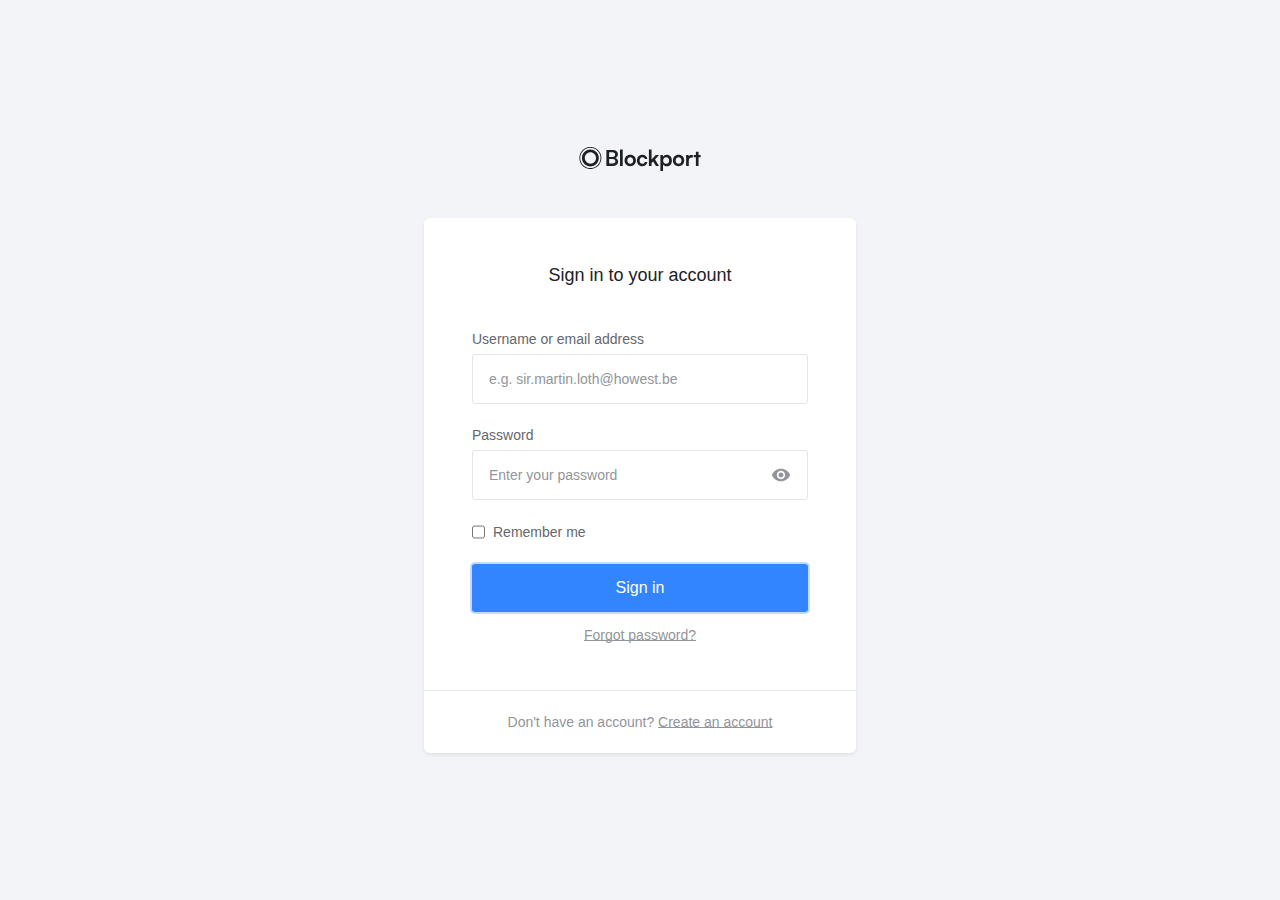
<file: index.html>
<!DOCTYPE html>
<html lang="en">

<head>
    <meta charset="UTF-8">
    <meta name="viewport" content="width=device-width, initial-scale=1.0">
    <title>Login Form</title>
    <link rel="stylesheet" href="css/screen.css">
</head>

<body>
    <div class="c-login" data-node-id="2001:20">
        <div class="c-login__container" data-node-id="2065:112">

            <!-- Logo -->
            <div class="c-logo" data-node-id="2001:31">
                <svg width="122" height="24" viewBox="0 0 122 24" fill="none" xmlns="http://www.w3.org/2000/svg">
                    <path class="c-logo__path" d="M11.3615 19.4025C9.70039 19.4137 8.07354 18.9281 6.68804 18.0076C5.30254 17.0871 4.22106 15.7733 3.58126 14.2335C2.94147 12.6936 2.7723 10.9974 3.0953 9.36064C3.41829 7.72391 4.21883 6.22074 5.39502 5.04247C6.57144 3.86365 8.06851 3.06041 9.69806 2.7337C11.3276 2.40698 13.017 2.57138 14.5538 3.20622C16.0906 3.84106 17.4063 4.91802 18.3356 6.30175C19.2649 7.68548 19.7662 9.31424 19.7766 10.9833C19.7696 13.2199 18.8797 15.3623 17.3021 16.9407C15.7245 18.519 13.5881 19.4044 11.3615 19.4025ZM11.3615 5.33833C10.2499 5.34437 9.16508 5.68098 8.24377 6.30568C7.32247 6.93038 6.60601 7.81518 6.18479 8.84845C5.76358 9.88172 5.65648 11.0172 5.87702 12.1115C6.09756 13.2058 6.63584 14.21 7.42396 14.9974C8.21207 15.7848 9.21471 16.3201 10.3054 16.5357C11.396 16.7513 12.5258 16.6376 13.5522 16.2089C14.5786 15.7803 15.4556 15.0559 16.0725 14.1271C16.6894 13.1983 17.0187 12.1068 17.0187 10.9902C17.0091 9.48894 16.4091 8.05232 15.3493 6.99359C14.2896 5.93485 12.8562 5.33986 11.3615 5.33833Z" fill="currentColor" />
                    <path class="c-logo__path"
                        d="M21.2699 15.7309C21.2895 15.6895 21.3131 15.654 21.3327 15.6126C21.9578 14.2944 22.3119 12.8631 22.3739 11.4043C22.436 9.94558 22.2046 8.48923 21.6937 7.1223C21.1827 5.75537 20.4027 4.50592 19.4003 3.44859C18.3978 2.39127 17.1934 1.54777 15.8591 0.968489V0.95271C15.7492 0.9034 15.6372 0.867897 15.5263 0.823518C15.381 0.762374 15.2317 0.705174 15.0855 0.652906C14.8891 0.579927 14.6927 0.515824 14.4816 0.455666C14.3383 0.412273 14.195 0.372825 14.0506 0.33535C13.8353 0.280122 13.6203 0.232456 13.4056 0.192351C13.274 0.166709 13.1424 0.145013 13.0128 0.125289C12.7897 0.0917583 12.5665 0.0651309 12.3433 0.0454069C12.2215 0.0355449 12.0978 0.0256829 11.9751 0.0197657C11.7421 0.00793135 11.5097 0.00201416 11.278 0.00201416C11.1543 0.00201416 11.0306 0.00201416 10.9078 0.0118762C10.682 0.0217381 10.4572 0.0375173 10.2353 0.0611861C10.0998 0.0749929 9.96628 0.0927445 9.83178 0.112468C9.63541 0.142054 9.4204 0.175585 9.21814 0.217006C9.06498 0.248564 8.91084 0.282095 8.75767 0.315626C8.60451 0.349156 8.40127 0.406356 8.22651 0.458624C8.05175 0.510893 7.87895 0.57401 7.70615 0.634168C7.53335 0.694326 7.41161 0.74265 7.26335 0.800836C7.06699 0.877759 6.88143 0.961586 6.69292 1.04837C6.56921 1.10557 6.44747 1.16474 6.3267 1.22687C6.13034 1.32549 5.93398 1.43891 5.73762 1.55331C5.63158 1.61642 5.52751 1.68053 5.42245 1.75055C5.22609 1.88204 5.03464 2.01353 4.84809 2.14503C4.7486 2.21866 4.65042 2.29328 4.55355 2.36889C4.37159 2.50893 4.19257 2.65621 4.0165 2.81071C3.91832 2.89947 3.82013 2.99118 3.72195 3.08389C3.56486 3.23576 3.41137 3.3929 3.26148 3.55529C3.1633 3.66574 3.06512 3.77718 2.96694 3.89158C2.83145 4.05233 2.69989 4.21802 2.57421 4.38468C2.47603 4.50993 2.38963 4.63814 2.30127 4.77916C2.23451 4.87778 2.15989 4.9764 2.09509 5.07009C2.03029 5.16378 1.99691 5.24465 1.94585 5.33143C1.87432 5.44797 1.80878 5.56812 1.74949 5.6914C1.62971 5.90935 1.51582 6.12927 1.41077 6.35117C1.37501 6.38833 1.34814 6.43318 1.33222 6.48233C1.31848 6.52769 1.29098 6.59476 1.26742 6.649C1.16269 6.8916 1.06779 7.13585 0.982695 7.38174C0.94735 7.48497 0.914623 7.58852 0.884514 7.6924C0.809896 7.93237 0.744442 8.17268 0.688151 8.41331C0.659351 8.53231 0.632515 8.65164 0.607642 8.7713C0.561824 8.99681 0.523207 9.22199 0.491788 9.44684C0.472152 9.58393 0.45448 9.72002 0.440734 9.8571C0.419134 10.0672 0.405389 10.2753 0.395571 10.4853C0.395571 10.6362 0.383789 10.7812 0.383789 10.937C0.383789 11.1342 0.383789 11.3315 0.399498 11.5287C0.399498 11.6835 0.417171 11.8394 0.430916 11.9942C0.448589 12.1914 0.476079 12.3887 0.50357 12.5859C0.517316 12.7269 0.550697 12.8818 0.570334 13.0356C0.607642 13.2329 0.654769 13.4301 0.70386 13.6273C0.74706 13.7723 0.772587 13.9084 0.81186 14.0494C0.870768 14.2467 0.939495 14.4538 1.00822 14.655C1.05339 14.7822 1.09855 14.9104 1.14764 15.0356C1.22815 15.2329 1.31848 15.44 1.41077 15.6392C1.46575 15.7575 1.52073 15.8749 1.57964 15.9913C1.67782 16.1885 1.78778 16.3857 1.89873 16.5672C1.96745 16.6855 2.03618 16.8009 2.10883 16.9153C2.22076 17.0899 2.34054 17.2615 2.46327 17.4301C2.55163 17.5544 2.64196 17.6757 2.73621 17.796C2.83047 17.9163 2.9797 18.0919 3.10636 18.2319C3.23301 18.3719 3.34003 18.4972 3.46472 18.6264C3.58941 18.7556 3.69839 18.8581 3.82112 18.9725C3.94384 19.0869 4.12253 19.2516 4.28159 19.3848C4.39155 19.4775 4.50544 19.5672 4.62228 19.656C4.80097 19.795 4.9826 19.9292 5.17111 20.0505C5.2202 20.084 5.2634 20.1215 5.31249 20.155C6.52422 20.9669 7.88516 21.5275 9.31548 21.804C10.7458 22.0805 12.2167 22.0673 13.6419 21.7652C15.067 21.4631 16.4178 20.8781 17.6149 20.0446C18.812 19.2111 19.8313 18.1459 20.6131 16.9114H20.6248C20.6622 16.8522 20.6916 16.7891 20.7289 16.7289C20.8094 16.5978 20.884 16.4597 20.9606 16.3226C21.0667 16.1244 21.1737 15.9291 21.2699 15.7309ZM7.20641 20.228C6.65761 19.9795 6.1319 19.6825 5.63551 19.3404C5.46074 19.2201 5.29089 19.0948 5.12595 18.9656C5.02187 18.8848 4.9178 18.8029 4.81667 18.7181C4.6694 18.5938 4.52999 18.4647 4.39155 18.3355C4.25311 18.2063 4.17162 18.1274 4.06461 18.0169C3.95759 17.9065 3.84075 17.7753 3.73374 17.653C3.62672 17.5307 3.50595 17.3897 3.39697 17.2585C3.28799 17.1274 3.2281 17.0347 3.14563 16.9203C3.03272 16.7674 2.91785 16.6096 2.81967 16.4479C2.7529 16.3414 2.69007 16.2358 2.6233 16.1274C2.52512 15.9528 2.42694 15.7753 2.32876 15.5968C2.27378 15.4903 2.22469 15.3828 2.17363 15.2743C2.09705 15.0771 2.01458 14.8976 1.93996 14.7082C1.8948 14.5938 1.85553 14.4784 1.81429 14.364C1.74753 14.1776 1.68469 13.9903 1.62971 13.7999C1.5924 13.6727 1.56098 13.5465 1.53153 13.4212C1.48636 13.2368 1.44317 13.0514 1.40782 12.867C1.38229 12.722 1.36069 12.5938 1.33517 12.4587C1.30768 12.2762 1.28411 12.0928 1.26644 11.9084C1.25269 11.7693 1.24484 11.6293 1.23698 11.4902C1.23698 11.3039 1.22128 11.1165 1.22128 10.9301C1.22128 10.795 1.22128 10.6589 1.23306 10.5257C1.23693 10.3279 1.25069 10.1304 1.27429 9.93403C1.28608 9.81174 1.30375 9.68846 1.31946 9.56617C1.34891 9.35414 1.38426 9.14211 1.42746 8.93205C1.44906 8.82554 1.47262 8.72002 1.49815 8.61548C1.55313 8.38865 1.61858 8.16347 1.69451 7.93993C1.72331 7.84854 1.75342 7.75683 1.78484 7.66478C1.86469 7.4327 1.95305 7.20258 2.04993 6.97444C2.0892 6.88174 2.12847 6.792 2.17167 6.70127C2.26675 6.4895 2.37259 6.28278 2.4888 6.08193C2.54967 5.97345 2.60858 5.86595 2.67338 5.75747C2.77941 5.58094 2.89134 5.40934 3.00818 5.2407C3.08868 5.12302 3.17116 5.00698 3.25559 4.89258C3.37472 4.73413 3.4981 4.57962 3.62574 4.42906C3.71344 4.3219 3.80181 4.22328 3.89083 4.1332C4.03221 3.98133 4.17653 3.83143 4.3238 3.6835C4.4102 3.6 4.49857 3.51814 4.58889 3.43793C4.7486 3.29526 4.91224 3.15785 5.0798 3.0257C5.16751 2.95601 5.25653 2.89026 5.34685 2.82846C5.52096 2.69697 5.69867 2.57501 5.87998 2.46258C5.97554 2.40078 6.07176 2.34194 6.16863 2.28605C6.34798 2.1802 6.53027 2.07928 6.7155 1.98329C6.82546 1.92675 6.93706 1.87251 7.0503 1.82057C7.22441 1.73904 7.40015 1.66244 7.57753 1.59078C7.70844 1.53687 7.84426 1.48592 7.98499 1.43792C8.14142 1.38335 8.3008 1.33207 8.46313 1.28407C8.62545 1.23608 8.78909 1.19236 8.95403 1.15291C9.09411 1.11872 9.23516 1.08585 9.3772 1.05429C9.56439 1.01616 9.75323 0.983282 9.9437 0.955669C10.0668 0.938575 10.1908 0.922796 10.3158 0.908331C10.5233 0.887292 10.7311 0.872171 10.9393 0.862966H11.278C11.4933 0.862966 11.709 0.868226 11.925 0.878745L12.2618 0.902414C12.4745 0.920823 12.6862 0.946464 12.897 0.979338C13.0161 0.997747 13.1356 1.01813 13.2554 1.04048C13.4563 1.07861 13.6569 1.12299 13.8572 1.17362C13.9868 1.20715 14.1164 1.24265 14.2499 1.2821C14.4384 1.33864 14.6266 1.40012 14.8145 1.46652C14.948 1.51583 15.0796 1.56514 15.2072 1.62135C16.487 2.13456 17.6475 2.90753 18.6162 3.89191C19.5849 4.87628 20.341 6.05088 20.8371 7.3422C21.3331 8.63353 21.5586 10.0138 21.4993 11.3966C21.4399 12.7795 21.0971 14.1352 20.4923 15.3788C20.402 15.5761 20.2959 15.7487 20.1978 15.9291C20.129 16.0514 20.0623 16.1747 19.9896 16.295C18.6896 18.3891 16.6795 19.9405 14.3302 20.6629C11.9809 21.3853 9.45077 21.2302 7.20641 20.226V20.228Z"
                        fill="currentColor" />
                    <path class="c-logo__path2"
                        d="M87.7852 7.76178C90.865 7.76178 92.8235 9.98384 92.8896 13.3936C92.9336 16.7815 91.0194 19.246 87.8076 19.2462C86.1796 19.2462 84.7054 18.5859 84.0234 17.4639V23.9981H81.4053V8.09186H83.8252L83.9795 9.74225C84.6395 8.48829 86.1352 7.76182 87.7852 7.76178ZM63.3799 7.76178C66.1079 7.76178 68.0656 9.47833 68.3516 12.0303H65.8223C65.5143 10.7545 64.5242 10.1379 63.3584 10.1378C61.6864 10.1378 60.6299 11.392 60.6299 13.504C60.6299 15.594 61.6639 16.8477 63.3359 16.8477C64.5239 16.8477 65.5143 16.2096 65.8223 14.9776H68.374C68.044 17.5295 65.976 19.2461 63.1602 19.2462C60.1022 19.2462 57.9463 16.914 57.9463 13.504C57.9463 10.094 60.1899 7.76179 63.3799 7.76178ZM51.2354 7.78424C54.6453 7.7843 56.8896 10.16 56.8896 13.504C56.8896 16.8479 54.6453 19.2236 51.2354 19.2237C47.8254 19.2237 45.5811 16.848 45.5811 13.504C45.5811 10.16 47.8254 7.78424 51.2354 7.78424ZM99.5771 7.78424C102.987 7.78441 105.23 10.1601 105.23 13.504C105.23 16.8479 102.987 19.2235 99.5771 19.2237C96.1671 19.2237 93.9229 16.848 93.9229 13.504C93.9229 10.16 96.1672 7.78424 99.5771 7.78424ZM33.7422 2.90045C37.0639 2.90059 38.9335 4.68207 38.9336 7.25592C38.9336 9.12591 37.9657 10.3577 36.4697 10.9297C38.0317 11.5677 39.1093 12.8 39.1094 14.7579C39.1094 17.4419 37.0196 18.96 33.8076 18.96H27.3838V2.90045H33.7422ZM43.7188 18.96H41.0342V2.59186H43.7188V18.96ZM72.5625 12.4922L76.7646 8.09186H80.1309L76.0166 12.4258L80.043 18.96H76.9629L74.1465 14.4063L72.5625 16.0342V18.96H69.8789V2.59186H72.5625V12.4922ZM109.72 9.36823C110.38 8.04825 112.249 7.67394 113.899 8.04791V10.3799H112.844C110.908 10.3799 109.785 11.5679 109.785 13.6797V18.96H107.102V8.11432H109.565L109.72 9.36823ZM119.548 8.09186H121.616V10.3135H119.548V18.96H116.886V10.3135H114.796V8.09186H116.886V4.70416H119.548V8.09186ZM51.2354 10.1817C49.4534 10.1817 48.2871 11.546 48.2871 13.504C48.2871 15.44 49.4534 16.8262 51.2354 16.8262C53.0173 16.8262 54.1836 15.4399 54.1836 13.504C54.1836 11.546 53.0173 10.1818 51.2354 10.1817ZM87.1914 10.2042C85.3214 10.2042 84.1338 11.5684 84.1338 13.5264C84.134 15.4842 85.3215 16.8262 87.1914 16.8262C89.0612 16.8262 90.1834 15.4622 90.1836 13.5264C90.1836 11.5905 89.0613 10.2042 87.1914 10.2042ZM99.5771 10.1817C97.7952 10.1817 96.6289 11.546 96.6289 13.504C96.6289 15.44 97.7952 16.8262 99.5771 16.8262C101.359 16.826 102.524 15.4398 102.524 13.504C102.524 11.5461 101.359 10.1819 99.5771 10.1817ZM30.1562 16.5616H33.8516C35.3696 16.5616 36.3594 15.704 36.3594 14.296C36.3593 12.866 35.2815 12.0079 33.8516 12.0079H30.1562V16.5616ZM30.1562 9.89557H33.6533C35.3473 9.89557 36.1621 8.83994 36.1621 7.62994C36.1621 6.44197 35.3473 5.29791 33.6533 5.29791H30.1562V9.89557Z"
                        fill="#currentColor" />
                </svg>

            </div>

            <!-- Form -->
            <div class="c-form" data-node-id="2010:38">
                <div class="c-form__content" data-node-id="2010:45">

                    <!-- Title -->
                    <h1 class="c-form__title" data-node-id="2008:34">Sign in to your account</h1>

                    <!-- Inputs Section -->
                    <div class="c-form__inputs" data-node-id="2010:43">

                        <!-- Username/Email Input -->
                        <div class="c-input" data-node-id="2010:57">
                            <label for="email" class="c-input__label" data-node-id="I2010:57;2010:36">Username or email address</label>
                            <div class="c-input__wrapper" data-node-id="I2010:57;2010:37">
                                <input type="email" id="email" class="c-input__field" placeholder="e.g. sir.martin.loth@howest.be" data-node-id="I2010:57;2010:44">
                            </div>
                        </div>

                        <!-- Password Input -->
                        <div class="c-input" data-node-id="2010:61">
                            <label for="password" class="c-input__label">Password</label>
                            <div class="c-input__wrapper">
                                <input type="password" id="password" class="c-input__field" placeholder="Enter your password" data-node-id="I2010:61;2010:44">
                                <button type="button" class="c-input__icon js-password-toggle" aria-label="Toggle password visibility" data-node-id="2013:98">
                                    <!-- Eye icon (visible) -->
                                    <svg class="c-input__icon-visible" width="20" height="20" viewBox="0 0 20 20" fill="none" xmlns="http://www.w3.org/2000/svg">
                                        <path d="M10 3.74802C5.83337 3.74802 2.27504 6.33968 0.833374 9.99802C2.27504 13.6563 5.83337 16.248 10 16.248C14.1667 16.248 17.725 13.6563 19.1667 9.99802C17.725 6.33968 14.1667 3.74802 10 3.74802ZM10 14.1647C7.70004 14.1647 5.83337 12.298 5.83337 9.99802C5.83337 7.69802 7.70004 5.83135 10 5.83135C12.3 5.83135 14.1667 7.69802 14.1667 9.99802C14.1667 12.298 12.3 14.1647 10 14.1647ZM10 7.49802C8.61671 7.49802 7.50004 8.61468 7.50004 9.99802C7.50004 11.3813 8.61671 12.498 10 12.498C11.3834 12.498 12.5 11.3813 12.5 9.99802C12.5 8.61468 11.3834 7.49802 10 7.49802Z" fill="currentColor" />
                                    </svg>
                                    <!-- Eye icon with slash (hidden) -->
                                    <svg class="c-input__icon-hidden" width="20" height="20" viewBox="0 0 20 20" fill="none" xmlns="http://www.w3.org/2000/svg">
                                        <path d="M10 3.74802C5.83337 3.74802 2.27504 6.33968 0.833374 9.99802C2.27504 13.6563 5.83337 16.248 10 16.248C14.1667 16.248 17.725 13.6563 19.1667 9.99802C17.725 6.33968 14.1667 3.74802 10 3.74802ZM10 14.1647C7.70004 14.1647 5.83337 12.298 5.83337 9.99802C5.83337 7.69802 7.70004 5.83135 10 5.83135C12.3 5.83135 14.1667 7.69802 14.1667 9.99802C14.1667 12.298 12.3 14.1647 10 14.1647ZM10 7.49802C8.61671 7.49802 7.50004 8.61468 7.50004 9.99802C7.50004 11.3813 8.61671 12.498 10 12.498C11.3834 12.498 12.5 11.3813 12.5 9.99802C12.5 8.61468 11.3834 7.49802 10 7.49802Z" fill="currentColor" />
                                        <!-- Diagonal slash line -->
                                        <line x1="3" y1="17" x2="17" y2="3" stroke="currentColor" stroke-width="2" stroke-linecap="round" />
                                    </svg>
                                </button>
                            </div>
                        </div>

                        <!-- Checkbox -->
                        <div class="c-checkbox" data-node-id="2013:154">
                            <div class="c-checkbox__wrapper" data-node-id="I2013:154;2059:82">
                                <input type="checkbox" id="remember" class="c-checkbox__input">
                            </div>
                            <label for="remember" class="c-checkbox__label" data-node-id="I2013:154;2028:208">Remember me</label>
                        </div>

                        <!-- Button and Forgot Password -->
                        <div class="c-form__actions" data-node-id="2013:85">
                            <button type="submit" class="c-button c-button--primary c-button--focused" data-node-id="2059:103">
                                <span class="c-button__text" data-node-id="2339:114">Sign in</span>
                            </button>
                            <a href="#" class="c-link" data-node-id="2013:72">Forgot password?</a>
                        </div>

                    </div>
                </div>

                <!-- Bottom Section -->
                <div class="c-form__footer" data-node-id="2013:78">
                    <p class="c-form__signup" data-node-id="2013:77">
                        Don't have an account? <a href="#" class="c-link">Create an account</a>
                    </p>
                </div>
            </div>

        </div>
    </div>

    <script>
        // Password visibility toggle functionality
        document.addEventListener('DOMContentLoaded', function () {
            const passwordToggle = document.querySelector('.js-password-toggle');
            const passwordField = document.querySelector('#password');
            const visibleIcon = document.querySelector('.c-input__icon-visible');
            const hiddenIcon = document.querySelector('.c-input__icon-hidden');

            if (passwordToggle && passwordField && visibleIcon && hiddenIcon) {
                passwordToggle.addEventListener('click', function () {
                    // Toggle password field type
                    if (passwordField.type === 'password') {
                        passwordField.type = 'text';
                        // Show crossed-out eye icon
                        visibleIcon.style.display = 'none';
                        hiddenIcon.style.display = 'block';
                        passwordToggle.setAttribute('aria-label', 'Hide password');
                    } else {
                        passwordField.type = 'password';
                        // Show normal eye icon
                        visibleIcon.style.display = 'block';
                        hiddenIcon.style.display = 'none';
                        passwordToggle.setAttribute('aria-label', 'Show password');
                    }
                });
            }
        });
    </script>
</body>

</html>
</file>
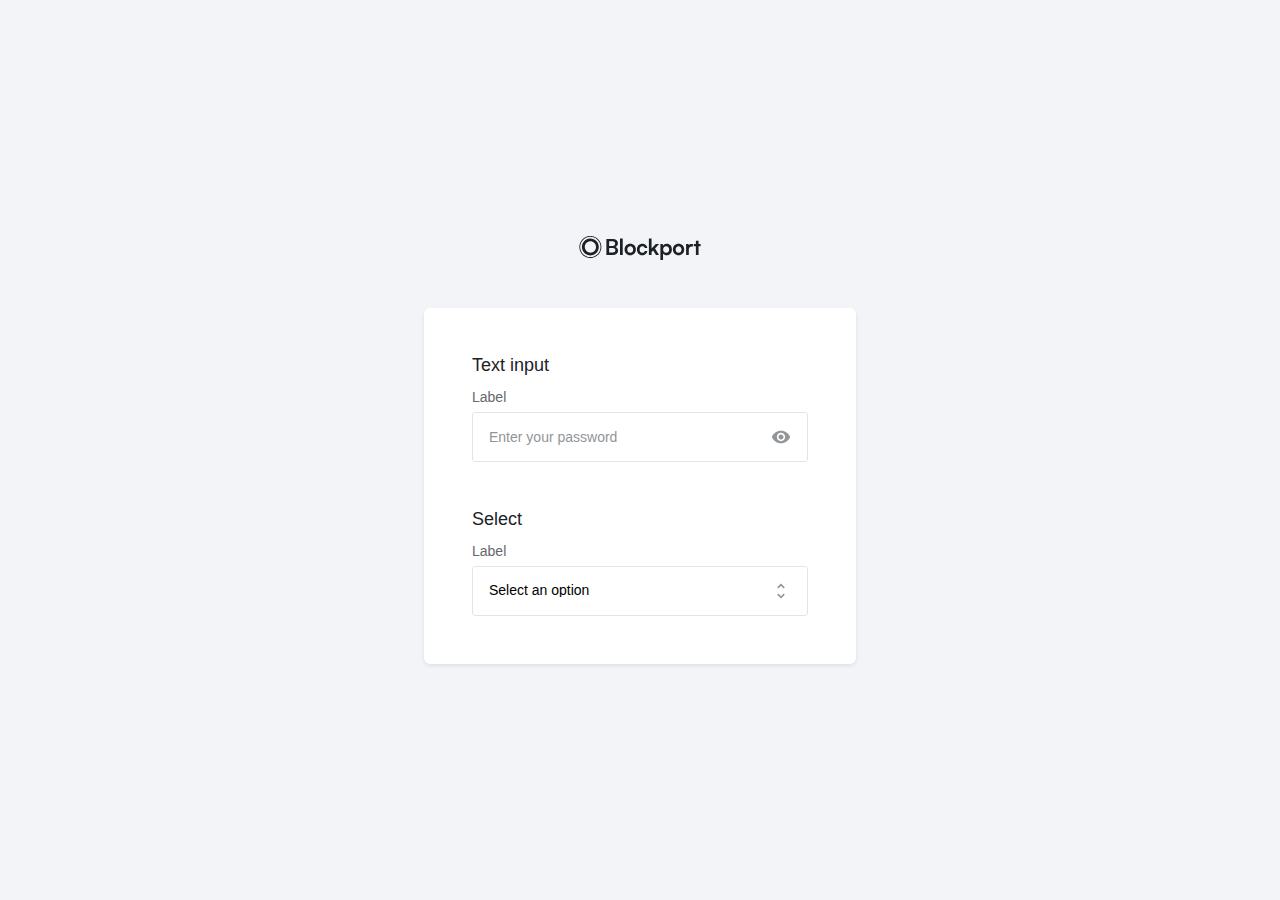
<file: inputs.html>
<!DOCTYPE html>
<html lang="en">

<head>
    <meta charset="UTF-8">
    <meta name="viewport" content="width=device-width, initial-scale=1.0">
    <title>Inputs</title>
    <link rel="stylesheet" href="css/screen.css">
</head>

<body>
    <div class="c-login" data-node-id="2001:20">
        <div class="c-login__container" data-node-id="2065:112">

            <!-- Logo -->
            <div class="c-logo" data-node-id="2001:31">
                <svg width="122" height="24" viewBox="0 0 122 24" fill="none" xmlns="http://www.w3.org/2000/svg">
                    <path class="c-logo__path" d="M11.3615 19.4025C9.70039 19.4137 8.07354 18.9281 6.68804 18.0076C5.30254 17.0871 4.22106 15.7733 3.58126 14.2335C2.94147 12.6936 2.7723 10.9974 3.0953 9.36064C3.41829 7.72391 4.21883 6.22074 5.39502 5.04247C6.57144 3.86365 8.06851 3.06041 9.69806 2.7337C11.3276 2.40698 13.017 2.57138 14.5538 3.20622C16.0906 3.84106 17.4063 4.91802 18.3356 6.30175C19.2649 7.68548 19.7662 9.31424 19.7766 10.9833C19.7696 13.2199 18.8797 15.3623 17.3021 16.9407C15.7245 18.519 13.5881 19.4044 11.3615 19.4025ZM11.3615 5.33833C10.2499 5.34437 9.16508 5.68098 8.24377 6.30568C7.32247 6.93038 6.60601 7.81518 6.18479 8.84845C5.76358 9.88172 5.65648 11.0172 5.87702 12.1115C6.09756 13.2058 6.63584 14.21 7.42396 14.9974C8.21207 15.7848 9.21471 16.3201 10.3054 16.5357C11.396 16.7513 12.5258 16.6376 13.5522 16.2089C14.5786 15.7803 15.4556 15.0559 16.0725 14.1271C16.6894 13.1983 17.0187 12.1068 17.0187 10.9902C17.0091 9.48894 16.4091 8.05232 15.3493 6.99359C14.2896 5.93485 12.8562 5.33986 11.3615 5.33833Z" fill="currentColor" />
                    <path class="c-logo__path"
                        d="M21.2699 15.7309C21.2895 15.6895 21.3131 15.654 21.3327 15.6126C21.9578 14.2944 22.3119 12.8631 22.3739 11.4043C22.436 9.94558 22.2046 8.48923 21.6937 7.1223C21.1827 5.75537 20.4027 4.50592 19.4003 3.44859C18.3978 2.39127 17.1934 1.54777 15.8591 0.968489V0.95271C15.7492 0.9034 15.6372 0.867897 15.5263 0.823518C15.381 0.762374 15.2317 0.705174 15.0855 0.652906C14.8891 0.579927 14.6927 0.515824 14.4816 0.455666C14.3383 0.412273 14.195 0.372825 14.0506 0.33535C13.8353 0.280122 13.6203 0.232456 13.4056 0.192351C13.274 0.166709 13.1424 0.145013 13.0128 0.125289C12.7897 0.0917583 12.5665 0.0651309 12.3433 0.0454069C12.2215 0.0355449 12.0978 0.0256829 11.9751 0.0197657C11.7421 0.00793135 11.5097 0.00201416 11.278 0.00201416C11.1543 0.00201416 11.0306 0.00201416 10.9078 0.0118762C10.682 0.0217381 10.4572 0.0375173 10.2353 0.0611861C10.0998 0.0749929 9.96628 0.0927445 9.83178 0.112468C9.63541 0.142054 9.4204 0.175585 9.21814 0.217006C9.06498 0.248564 8.91084 0.282095 8.75767 0.315626C8.60451 0.349156 8.40127 0.406356 8.22651 0.458624C8.05175 0.510893 7.87895 0.57401 7.70615 0.634168C7.53335 0.694326 7.41161 0.74265 7.26335 0.800836C7.06699 0.877759 6.88143 0.961586 6.69292 1.04837C6.56921 1.10557 6.44747 1.16474 6.3267 1.22687C6.13034 1.32549 5.93398 1.43891 5.73762 1.55331C5.63158 1.61642 5.52751 1.68053 5.42245 1.75055C5.22609 1.88204 5.03464 2.01353 4.84809 2.14503C4.7486 2.21866 4.65042 2.29328 4.55355 2.36889C4.37159 2.50893 4.19257 2.65621 4.0165 2.81071C3.91832 2.89947 3.82013 2.99118 3.72195 3.08389C3.56486 3.23576 3.41137 3.3929 3.26148 3.55529C3.1633 3.66574 3.06512 3.77718 2.96694 3.89158C2.83145 4.05233 2.69989 4.21802 2.57421 4.38468C2.47603 4.50993 2.38963 4.63814 2.30127 4.77916C2.23451 4.87778 2.15989 4.9764 2.09509 5.07009C2.03029 5.16378 1.99691 5.24465 1.94585 5.33143C1.87432 5.44797 1.80878 5.56812 1.74949 5.6914C1.62971 5.90935 1.51582 6.12927 1.41077 6.35117C1.37501 6.38833 1.34814 6.43318 1.33222 6.48233C1.31848 6.52769 1.29098 6.59476 1.26742 6.649C1.16269 6.8916 1.06779 7.13585 0.982695 7.38174C0.94735 7.48497 0.914623 7.58852 0.884514 7.6924C0.809896 7.93237 0.744442 8.17268 0.688151 8.41331C0.659351 8.53231 0.632515 8.65164 0.607642 8.7713C0.561824 8.99681 0.523207 9.22199 0.491788 9.44684C0.472152 9.58393 0.45448 9.72002 0.440734 9.8571C0.419134 10.0672 0.405389 10.2753 0.395571 10.4853C0.395571 10.6362 0.383789 10.7812 0.383789 10.937C0.383789 11.1342 0.383789 11.3315 0.399498 11.5287C0.399498 11.6835 0.417171 11.8394 0.430916 11.9942C0.448589 12.1914 0.476079 12.3887 0.50357 12.5859C0.517316 12.7269 0.550697 12.8818 0.570334 13.0356C0.607642 13.2329 0.654769 13.4301 0.70386 13.6273C0.74706 13.7723 0.772587 13.9084 0.81186 14.0494C0.870768 14.2467 0.939495 14.4538 1.00822 14.655C1.05339 14.7822 1.09855 14.9104 1.14764 15.0356C1.22815 15.2329 1.31848 15.44 1.41077 15.6392C1.46575 15.7575 1.52073 15.8749 1.57964 15.9913C1.67782 16.1885 1.78778 16.3857 1.89873 16.5672C1.96745 16.6855 2.03618 16.8009 2.10883 16.9153C2.22076 17.0899 2.34054 17.2615 2.46327 17.4301C2.55163 17.5544 2.64196 17.6757 2.73621 17.796C2.83047 17.9163 2.9797 18.0919 3.10636 18.2319C3.23301 18.3719 3.34003 18.4972 3.46472 18.6264C3.58941 18.7556 3.69839 18.8581 3.82112 18.9725C3.94384 19.0869 4.12253 19.2516 4.28159 19.3848C4.39155 19.4775 4.50544 19.5672 4.62228 19.656C4.80097 19.795 4.9826 19.9292 5.17111 20.0505C5.2202 20.084 5.2634 20.1215 5.31249 20.155C6.52422 20.9669 7.88516 21.5275 9.31548 21.804C10.7458 22.0805 12.2167 22.0673 13.6419 21.7652C15.067 21.4631 16.4178 20.8781 17.6149 20.0446C18.812 19.2111 19.8313 18.1459 20.6131 16.9114H20.6248C20.6622 16.8522 20.6916 16.7891 20.7289 16.7289C20.8094 16.5978 20.884 16.4597 20.9606 16.3226C21.0667 16.1244 21.1737 15.9291 21.2699 15.7309ZM7.20641 20.228C6.65761 19.9795 6.1319 19.6825 5.63551 19.3404C5.46074 19.2201 5.29089 19.0948 5.12595 18.9656C5.02187 18.8848 4.9178 18.8029 4.81667 18.7181C4.6694 18.5938 4.52999 18.4647 4.39155 18.3355C4.25311 18.2063 4.17162 18.1274 4.06461 18.0169C3.95759 17.9065 3.84075 17.7753 3.73374 17.653C3.62672 17.5307 3.50595 17.3897 3.39697 17.2585C3.28799 17.1274 3.2281 17.0347 3.14563 16.9203C3.03272 16.7674 2.91785 16.6096 2.81967 16.4479C2.7529 16.3414 2.69007 16.2358 2.6233 16.1274C2.52512 15.9528 2.42694 15.7753 2.32876 15.5968C2.27378 15.4903 2.22469 15.3828 2.17363 15.2743C2.09705 15.0771 2.01458 14.8976 1.93996 14.7082C1.8948 14.5938 1.85553 14.4784 1.81429 14.364C1.74753 14.1776 1.68469 13.9903 1.62971 13.7999C1.5924 13.6727 1.56098 13.5465 1.53153 13.4212C1.48636 13.2368 1.44317 13.0514 1.40782 12.867C1.38229 12.722 1.36069 12.5938 1.33517 12.4587C1.30768 12.2762 1.28411 12.0928 1.26644 11.9084C1.25269 11.7693 1.24484 11.6293 1.23698 11.4902C1.23698 11.3039 1.22128 11.1165 1.22128 10.9301C1.22128 10.795 1.22128 10.6589 1.23306 10.5257C1.23693 10.3279 1.25069 10.1304 1.27429 9.93403C1.28608 9.81174 1.30375 9.68846 1.31946 9.56617C1.34891 9.35414 1.38426 9.14211 1.42746 8.93205C1.44906 8.82554 1.47262 8.72002 1.49815 8.61548C1.55313 8.38865 1.61858 8.16347 1.69451 7.93993C1.72331 7.84854 1.75342 7.75683 1.78484 7.66478C1.86469 7.4327 1.95305 7.20258 2.04993 6.97444C2.0892 6.88174 2.12847 6.792 2.17167 6.70127C2.26675 6.4895 2.37259 6.28278 2.4888 6.08193C2.54967 5.97345 2.60858 5.86595 2.67338 5.75747C2.77941 5.58094 2.89134 5.40934 3.00818 5.2407C3.08868 5.12302 3.17116 5.00698 3.25559 4.89258C3.37472 4.73413 3.4981 4.57962 3.62574 4.42906C3.71344 4.3219 3.80181 4.22328 3.89083 4.1332C4.03221 3.98133 4.17653 3.83143 4.3238 3.6835C4.4102 3.6 4.49857 3.51814 4.58889 3.43793C4.7486 3.29526 4.91224 3.15785 5.0798 3.0257C5.16751 2.95601 5.25653 2.89026 5.34685 2.82846C5.52096 2.69697 5.69867 2.57501 5.87998 2.46258C5.97554 2.40078 6.07176 2.34194 6.16863 2.28605C6.34798 2.1802 6.53027 2.07928 6.7155 1.98329C6.82546 1.92675 6.93706 1.87251 7.0503 1.82057C7.22441 1.73904 7.40015 1.66244 7.57753 1.59078C7.70844 1.53687 7.84426 1.48592 7.98499 1.43792C8.14142 1.38335 8.3008 1.33207 8.46313 1.28407C8.62545 1.23608 8.78909 1.19236 8.95403 1.15291C9.09411 1.11872 9.23516 1.08585 9.3772 1.05429C9.56439 1.01616 9.75323 0.983282 9.9437 0.955669C10.0668 0.938575 10.1908 0.922796 10.3158 0.908331C10.5233 0.887292 10.7311 0.872171 10.9393 0.862966H11.278C11.4933 0.862966 11.709 0.868226 11.925 0.878745L12.2618 0.902414C12.4745 0.920823 12.6862 0.946464 12.897 0.979338C13.0161 0.997747 13.1356 1.01813 13.2554 1.04048C13.4563 1.07861 13.6569 1.12299 13.8572 1.17362C13.9868 1.20715 14.1164 1.24265 14.2499 1.2821C14.4384 1.33864 14.6266 1.40012 14.8145 1.46652C14.948 1.51583 15.0796 1.56514 15.2072 1.62135C16.487 2.13456 17.6475 2.90753 18.6162 3.89191C19.5849 4.87628 20.341 6.05088 20.8371 7.3422C21.3331 8.63353 21.5586 10.0138 21.4993 11.3966C21.4399 12.7795 21.0971 14.1352 20.4923 15.3788C20.402 15.5761 20.2959 15.7487 20.1978 15.9291C20.129 16.0514 20.0623 16.1747 19.9896 16.295C18.6896 18.3891 16.6795 19.9405 14.3302 20.6629C11.9809 21.3853 9.45077 21.2302 7.20641 20.226V20.228Z"
                        fill="currentColor" />
                    <path class="c-logo__path2"
                        d="M87.7852 7.76178C90.865 7.76178 92.8235 9.98384 92.8896 13.3936C92.9336 16.7815 91.0194 19.246 87.8076 19.2462C86.1796 19.2462 84.7054 18.5859 84.0234 17.4639V23.9981H81.4053V8.09186H83.8252L83.9795 9.74225C84.6395 8.48829 86.1352 7.76182 87.7852 7.76178ZM63.3799 7.76178C66.1079 7.76178 68.0656 9.47833 68.3516 12.0303H65.8223C65.5143 10.7545 64.5242 10.1379 63.3584 10.1378C61.6864 10.1378 60.6299 11.392 60.6299 13.504C60.6299 15.594 61.6639 16.8477 63.3359 16.8477C64.5239 16.8477 65.5143 16.2096 65.8223 14.9776H68.374C68.044 17.5295 65.976 19.2461 63.1602 19.2462C60.1022 19.2462 57.9463 16.914 57.9463 13.504C57.9463 10.094 60.1899 7.76179 63.3799 7.76178ZM51.2354 7.78424C54.6453 7.7843 56.8896 10.16 56.8896 13.504C56.8896 16.8479 54.6453 19.2236 51.2354 19.2237C47.8254 19.2237 45.5811 16.848 45.5811 13.504C45.5811 10.16 47.8254 7.78424 51.2354 7.78424ZM99.5771 7.78424C102.987 7.78441 105.23 10.1601 105.23 13.504C105.23 16.8479 102.987 19.2235 99.5771 19.2237C96.1671 19.2237 93.9229 16.848 93.9229 13.504C93.9229 10.16 96.1672 7.78424 99.5771 7.78424ZM33.7422 2.90045C37.0639 2.90059 38.9335 4.68207 38.9336 7.25592C38.9336 9.12591 37.9657 10.3577 36.4697 10.9297C38.0317 11.5677 39.1093 12.8 39.1094 14.7579C39.1094 17.4419 37.0196 18.96 33.8076 18.96H27.3838V2.90045H33.7422ZM43.7188 18.96H41.0342V2.59186H43.7188V18.96ZM72.5625 12.4922L76.7646 8.09186H80.1309L76.0166 12.4258L80.043 18.96H76.9629L74.1465 14.4063L72.5625 16.0342V18.96H69.8789V2.59186H72.5625V12.4922ZM109.72 9.36823C110.38 8.04825 112.249 7.67394 113.899 8.04791V10.3799H112.844C110.908 10.3799 109.785 11.5679 109.785 13.6797V18.96H107.102V8.11432H109.565L109.72 9.36823ZM119.548 8.09186H121.616V10.3135H119.548V18.96H116.886V10.3135H114.796V8.09186H116.886V4.70416H119.548V8.09186ZM51.2354 10.1817C49.4534 10.1817 48.2871 11.546 48.2871 13.504C48.2871 15.44 49.4534 16.8262 51.2354 16.8262C53.0173 16.8262 54.1836 15.4399 54.1836 13.504C54.1836 11.546 53.0173 10.1818 51.2354 10.1817ZM87.1914 10.2042C85.3214 10.2042 84.1338 11.5684 84.1338 13.5264C84.134 15.4842 85.3215 16.8262 87.1914 16.8262C89.0612 16.8262 90.1834 15.4622 90.1836 13.5264C90.1836 11.5905 89.0613 10.2042 87.1914 10.2042ZM99.5771 10.1817C97.7952 10.1817 96.6289 11.546 96.6289 13.504C96.6289 15.44 97.7952 16.8262 99.5771 16.8262C101.359 16.826 102.524 15.4398 102.524 13.504C102.524 11.5461 101.359 10.1819 99.5771 10.1817ZM30.1562 16.5616H33.8516C35.3696 16.5616 36.3594 15.704 36.3594 14.296C36.3593 12.866 35.2815 12.0079 33.8516 12.0079H30.1562V16.5616ZM30.1562 9.89557H33.6533C35.3473 9.89557 36.1621 8.83994 36.1621 7.62994C36.1621 6.44197 35.3473 5.29791 33.6533 5.29791H30.1562V9.89557Z"
                        fill="#currentColor" />
                </svg>

            </div>

            <!-- Form -->
            <div class="c-form" data-node-id="2010:38">
                <div class="c-form__content" data-node-id="2010:45">

                    <div class="c-form__section">
                        <h2 class="c-form__title c-form__title--left" data-node-id="2008:34">Text input</h2>

                        <!-- Text input -->
                        <div class="c-input" data-node-id="2010:61">
                            <label for="password" class="c-input__label">Label</label>
                            <div class="c-input__wrapper">
                                <input type="password" id="password" class="c-input__field" placeholder="Enter your password" data-node-id="I2010:61;2010:44">
                                <button type="button" class="c-input__icon js-password-toggle" aria-label="Toggle password visibility" data-node-id="2013:98">
                                    <!-- Eye icon (visible) -->
                                    <svg class="c-input__icon-visible" width="20" height="20" viewBox="0 0 20 20" fill="none" xmlns="http://www.w3.org/2000/svg">
                                        <path d="M10 3.74802C5.83337 3.74802 2.27504 6.33968 0.833374 9.99802C2.27504 13.6563 5.83337 16.248 10 16.248C14.1667 16.248 17.725 13.6563 19.1667 9.99802C17.725 6.33968 14.1667 3.74802 10 3.74802ZM10 14.1647C7.70004 14.1647 5.83337 12.298 5.83337 9.99802C5.83337 7.69802 7.70004 5.83135 10 5.83135C12.3 5.83135 14.1667 7.69802 14.1667 9.99802C14.1667 12.298 12.3 14.1647 10 14.1647ZM10 7.49802C8.61671 7.49802 7.50004 8.61468 7.50004 9.99802C7.50004 11.3813 8.61671 12.498 10 12.498C11.3834 12.498 12.5 11.3813 12.5 9.99802C12.5 8.61468 11.3834 7.49802 10 7.49802Z" fill="currentColor" />
                                    </svg>
                                    <!-- Eye icon with slash (hidden) -->
                                    <svg class="c-input__icon-hidden" width="20" height="20" viewBox="0 0 20 20" fill="none" xmlns="http://www.w3.org/2000/svg">
                                        <path d="M10 3.74802C5.83337 3.74802 2.27504 6.33968 0.833374 9.99802C2.27504 13.6563 5.83337 16.248 10 16.248C14.1667 16.248 17.725 13.6563 19.1667 9.99802C17.725 6.33968 14.1667 3.74802 10 3.74802ZM10 14.1647C7.70004 14.1647 5.83337 12.298 5.83337 9.99802C5.83337 7.69802 7.70004 5.83135 10 5.83135C12.3 5.83135 14.1667 7.69802 14.1667 9.99802C14.1667 12.298 12.3 14.1647 10 14.1647ZM10 7.49802C8.61671 7.49802 7.50004 8.61468 7.50004 9.99802C7.50004 11.3813 8.61671 12.498 10 12.498C11.3834 12.498 12.5 11.3813 12.5 9.99802C12.5 8.61468 11.3834 7.49802 10 7.49802Z" fill="currentColor" />
                                        <!-- Diagonal slash line -->
                                        <line x1="3" y1="17" x2="17" y2="3" stroke="currentColor" stroke-width="2" stroke-linecap="round" />
                                    </svg>
                                </button>
                            </div>
                        </div>
                    </div>

                    <div class="c-form__section">
                        <h2 class="c-form__title c-form__title--left" data-node-id="2008:34">Select</h2>

                        <div class="c-input">
                            <label for="text" class="c-input__label">Label</label>
                            <div class="c-input__wrapper">
                                <div class="c-input__fullfield">
                                    <svg width="20" height="20" viewBox="0 0 20 20" fill="none" class="c-input__icon c-input__icon--pointer" xmlns="http://www.w3.org/2000/svg">
                                        <path d="M10 4.85434L12.6417 7.496L13.8167 6.321L10 2.496L6.17505 6.321L7.35838 7.496L10 4.85434ZM10 15.1377L7.35838 12.496L6.18338 13.671L10 17.496L13.825 13.671L12.6417 12.496L10 15.1377Z" fill="#929599" />
                                    </svg>

                                    <select id="text" class="c-input__field c-input__field--select">
                                        <option value="" disabled selected>Select an option</option>
                                        <option value="option1">Option 1</option>
                                        <option value="option2">Option 2</option>
                                        <option value="option3">Option 3</option>
                                    </select>
                                </div>
                            </div>
                        </div>
                    </div>

                </div>
            </div>
        </div>
    </div>

    <script src="scripts/main.js"></script>
</body>

</html>
</file>
<file: css/screen.css>
/*---------------------------------------/*
 # SETTINGS
/*---------------------------------------*/

:root {
  color-scheme: light dark;

  /* Design tokens from Figma */
  --color-brand: #3385ff;
  --color-normal: #1d2126;
  --color-soft: #64676c;
  --color-light: #929599;
  --color-white: #ffffff;
  --color-background-layer-1: #f2f4f7;
  --color-background-layer-2: #ffffff;
  --color-background-layer-3: #ffffff;
  --color-border-normal: #e2e5e8;
  --color-border-brand: #3385ff;
  --color-outline-default: rgba(51, 133, 255, 0.3);
  
  /* Spacing */
  --space-3: .5rem;
  --space-4: .75rem;
  --space-5: 1rem;
  --space-6: 1.5rem;
  --space-9: 3rem;

  /* Typography */
  --font-family: 'Inter', -apple-system, BlinkMacSystemFont, 'Segoe UI', Roboto, sans-serif;
  --font-size-small: .875rem;
  --font-size-medium: 1rem;
  --font-size-large: 1.125rem;
  --line-height: 1;
  
  /* Border radius */
  --radius-s: .1875rem;
  --radius: .375rem;
}

@media (prefers-color-scheme: dark) {
  :root {
    --color-normal: #e1e3e6;
    --color-soft: #a1a3a6;
    --color-light: #c1c3c6;
    --color-background-layer-1: #121416;
    --color-background-layer-2: #1d2126;
    --color-background-layer-3: #252a2f;
    --color-border-normal: #2c3136;
    --color-border-brand: #3385ff;
    --color-outline-default: rgba(51, 133, 255, 0.3);
  }
}

/*---------------------------------------/*
 # GENERIC
/*---------------------------------------*/

*,
*:before,
*:after {
  box-sizing: border-box;
  padding: 0;
  margin: 0;
  font-size: 100%;
  font-weight: normal;
}

img {
  display: block;
  max-width: 100%;
}

/*---------------------------------------/*
 # ELEMENTS
/*---------------------------------------*/

/*
    Elements: Page
    ---
    Default markup for page level elements
*/

html {
  font-size: 100%;
  line-height: 1.5;
  font-family: var(--font-family);
  scroll-behavior: smooth;
  /* anti aliasing */
  -webkit-font-smoothing: antialiased;
  -moz-osx-font-smoothing: grayscale;
}

body {
  background-color: var(--color-background-layer-1);
  color: var(--color-normal);
  min-height: 100vh;
}

/*
    Customize the background color and color to match your design.
*/

::selection {
  background: var(--color-brand);
  color: white;
}

/*---------------------------------------/*
 # OBJECTS
/*---------------------------------------*/

/*
    Objects: Container
    ---
    Creates a horizontal container that sets de global max-width
*/

.o-container {
  margin-left: auto;
  margin-right: auto;
  width: 100%;
  max-width: 87.5rem;
}

/*------------------------------------*\
  #COMPONENTS
\*------------------------------------*/

/*
    Component: Login
    ---
    Main login page layout
*/

.c-login {
  min-height: 100vh;
  display: flex;
  align-items: center;
  justify-content: center;
  padding: var(--space-6);
}

.c-login__container {
  display: flex;
  flex-direction: column;
  align-items: center;
  gap: var(--space-9);
  width: 27rem;
  max-width: 100%;
}

/*
    Component: Logo
    ---
    Company logo styling
*/

.c-logo {
  width: 7.577rem;
  height: 1.4997rem;
}

.c-logo__image {
  width: 100%;
  height: 100%;
  object-fit: contain;
}

.c-logo__path {
  fill: var(--color-normal);
}

.c-logo__path2 {
  fill: var(--color-normal);
}

/*
    Component: Form
    ---
    Login form container
*/

.c-form {
  background: var(--color-background-layer-2);
  border-radius: var(--radius);
  box-shadow: 0px 2px 4px 0px rgba(0, 0, 0, 0.08);
  overflow: hidden;
  width: 100%;
  display: flex;
  flex-direction: column;
}

.c-form__content {
  padding: var(--space-9);
  display: flex;
  flex-direction: column;
  gap: var(--space-9);
}

.c-form__section {
  display: flex;
  flex-direction: column;
  gap: var(--space-5);
}

.c-form__title {
  font-family: var(--font-family);
  font-size: var(--font-size-large);
  font-weight: 500;
  line-height: var(--line-height);
  text-align: center;
  color: var(--color-normal);
  margin: 0;
}

.c-form__title--left {
  text-align: left;
}

.c-form__inputs {
  display: flex;
  flex-direction: column;
  gap: var(--space-6);
}

.c-form__actions {
  display: flex;
  flex-direction: column;
  gap: var(--space-5);
}

.c-form__footer {
  border-top: 1px solid var(--color-border-normal);
  padding: var(--space-6) var(--space-9);
  text-align: center;
}

.c-form__signup {
  font-family: var(--font-family);
  font-size: var(--font-size-small);
  line-height: var(--line-height);
  color: var(--color-light);
  margin: 0;
}

/*
    Component: Input
    ---
    Form input styling
*/

.c-input {
  display: flex;
  flex-direction: column;
  gap: var(--space-3);
  height: 4.5rem;
}

.c-input__label {
  font-family: var(--font-family);
  font-size: var(--font-size-small);
  line-height: var(--line-height);
  color: var(--color-soft);
  font-weight: 400;
}

.c-input__wrapper {
  position: relative;
  background: var(--color-white);
  border: 1px solid var(--color-border-normal);
  border-radius: var(--radius-s);
  flex: 1;
}

.c-input__field {
  width: 100%;
  height: 100%;
  padding: var(--space-5);
  padding-right: var(--space-9);
  border: none;
  background: transparent;
  font-family: var(--font-family);
  font-size: var(--font-size-small);
  line-height: var(--line-height);
  color: black;
  font-weight: 400;
}

.c-input__field::placeholder {
  color: var(--color-light);
}

.c-input__field:focus {
  outline: none;
}

.c-input__field--select {
  -webkit-appearance: none;
  -moz-appearance: none;
  appearance: none;
}

.c-input__wrapper:focus-within {
  border-color: var(--color-border-brand);
  box-shadow: 0 0 0 2px var(--color-outline-default);
}

.c-input__icon {
  position: absolute;
  right: var(--space-5);
  top: 50%;
  transform: translateY(-50%);
  width: 1.25rem;
  height: 1.25rem;
  border: none;
  background: transparent;
  color: var(--color-light);
  cursor: pointer;
  display: flex;
  align-items: center;
  justify-content: center;
  padding: 0;
}

.c-input__icon:hover {
  color: var(--color-soft);
}

.c-input__icon-visible {
  width: 100%;
  height: 100%;
  display: block;
}

.c-input__icon-hidden {
  width: 100%;
  height: 100%;
  display: none;
  color: black;
}

.c-input__icon--pointer {
  cursor: default;
  pointer-events: none;
}

/*
    Component: Checkbox
    ---
    Custom checkbox styling
*/

.c-checkbox {
  display: flex;
  align-items: center;
  gap: var(--space-3);
}

.c-checkbox__wrapper {
  position: relative;
  width: auto;
  height: 1rem;
  flex-shrink: 0;

  display: flex;
  align-items: center;
}


.c-checkbox__input {
  width: 100%;
  height: 100%;
}

.c-checkbox__icon {
  width: 1.25rem;
  height: 1.25rem;
  position: absolute;
  top: -0.125rem;
  left: -0.125rem;
}

.c-checkbox__label {
  font-family: var(--font-family);
  font-size: var(--font-size-small);
  line-height: var(--line-height);
  color: var(--color-soft);
  cursor: pointer;
  font-weight: 400;
  height: fit-content;
}

/*
    Component: Button
    ---
    Button styling with different states
*/

.c-button {
  padding: var(--space-4) var(--space-6);
  border: none;
  border-radius: var(--radius-s);
  font-family: var(--font-family);
  font-size: var(--font-size-medium);
  font-weight: 500;
  line-height: var(--line-height-smaill);
  text-align: center;
  cursor: pointer;
  transition: all 0.2s ease;
  width: 100%;
  height: 3rem;
  display: flex;
  align-items: center;
  justify-content: center;
  gap: var(--space-3);
}

.c-button__text {
  color: var(--color-white);
  font-family: var(--font-family);
  font-size: var(--font-size-medium);
  font-weight: 500;
  line-height: var(--line-height);
}

.c-button--primary {
  background: var(--color-brand);
  color: var(--color-white);
}

.c-button--primary:hover {
  background: #2970e6;
}

.c-button--focused,
.c-button--primary:focus {
  box-shadow: 0 0 0 2px var(--color-outline-default);
  outline: none;
}

/*
    Component: Link
    ---
    Link styling
*/

.c-link {
  color: var(--color-light);
  text-decoration: underline;
  font-family: var(--font-family);
  font-size: var(--font-size-small);
  line-height: var(--line-height);
  text-align: center;
  text-decoration-skip-ink: none;
  text-underline-position: from-font;
  font-weight: 400;
}

.c-link:hover {
  color: var(--color-brand);
}

/*---------------------------------------/*
 # UTILITIES
/*---------------------------------------*/
</file>
